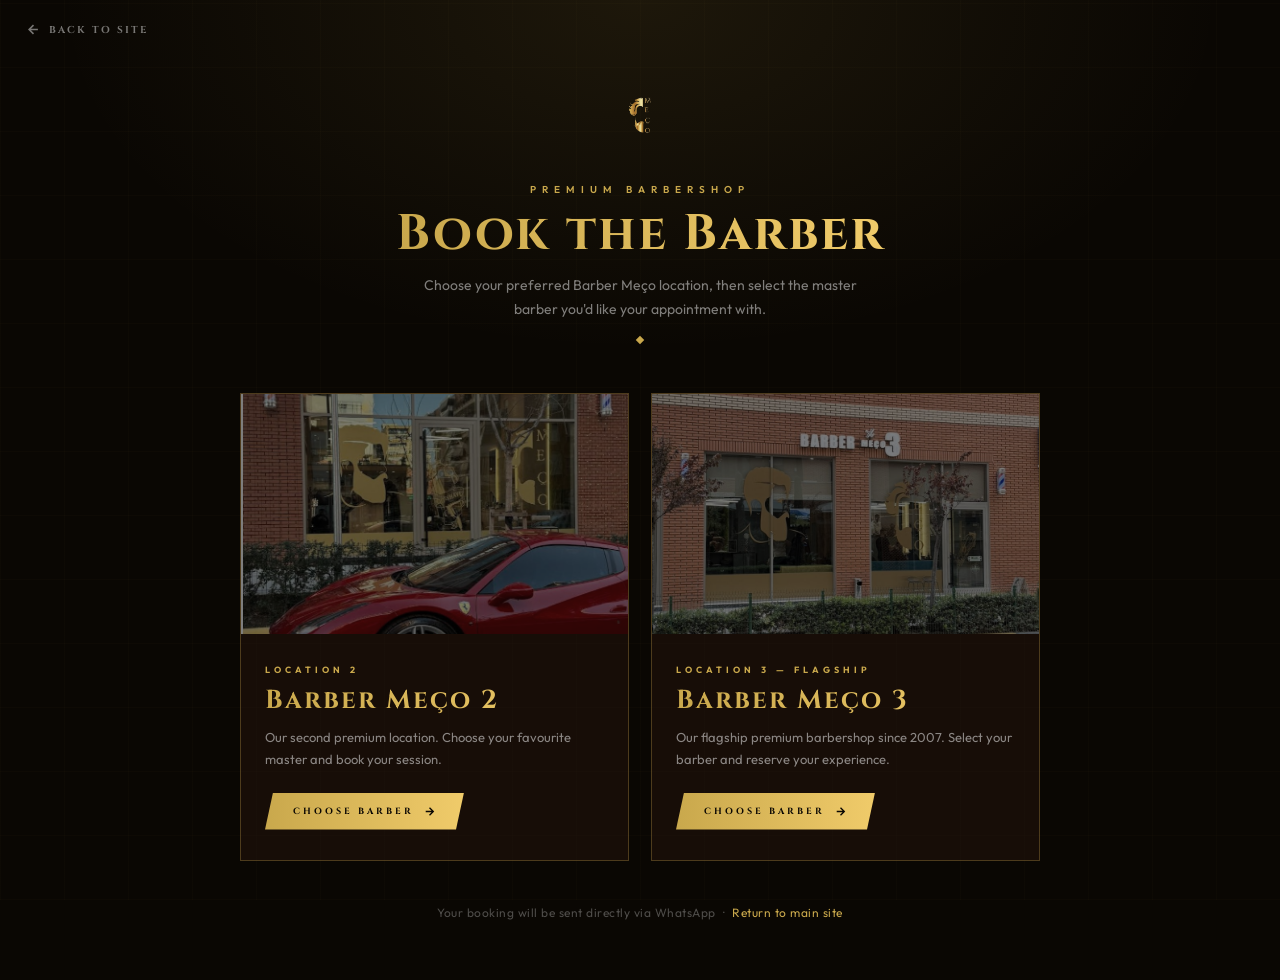
<file: book-barber.html>
<!DOCTYPE html>
<html lang="en">
<head>
<meta charset="UTF-8">
<meta name="viewport" content="width=device-width, initial-scale=1.0">
<title>Book the Barber — Barber Meço</title>
<link href="https://fonts.googleapis.com/css2?family=Cinzel:wght@400;600;700;900&family=Outfit:wght@300;400;500;600;700&display=swap" rel="stylesheet">
<style>
:root{
  --espresso:#1A0E06;--mid:#5C3D2E;--caramel:#8B5E3C;
  --gold:#C9A84C;--gold2:#F0CB6A;--gold3:#A07830;
  --g-gold2:linear-gradient(90deg,#C9A84C,#F0CB6A);
  --border-gold:rgba(201,168,76,.3);
}
*,*::before,*::after{box-sizing:border-box;margin:0;padding:0}
body{font-family:'Outfit',sans-serif;background:#0a0703;color:#fff;min-height:100vh;overflow-x:hidden}
a{text-decoration:none;color:inherit}

.page-bg{position:fixed;inset:0;z-index:0;
  background:radial-gradient(ellipse 70% 60% at 50% 0%,rgba(201,168,76,.1) 0%,transparent 65%),
             #0a0703;
}
.page-bg::before{content:'';position:absolute;inset:0;
  background-image:repeating-linear-gradient(0deg,rgba(201,168,76,.02) 0,rgba(201,168,76,.02) 1px,transparent 1px,transparent 64px),
                   repeating-linear-gradient(90deg,rgba(201,168,76,.02) 0,rgba(201,168,76,.02) 1px,transparent 1px,transparent 64px);
}

.page-wrap{position:relative;z-index:1;min-height:100vh;display:flex;flex-direction:column;align-items:center;justify-content:center;padding:80px 24px 60px;}

.back-link{position:fixed;top:22px;left:26px;z-index:10;display:flex;align-items:center;gap:8px;
  font-family:'Cinzel',serif;font-size:10px;font-weight:700;letter-spacing:2px;
  color:rgba(255,255,255,.45);text-transform:uppercase;transition:color .3s;}
.back-link:hover{color:var(--gold2);}
.back-link svg{transition:transform .3s;}
.back-link:hover svg{transform:translateX(-3px);}

.page-logo{width:80px;margin:0 auto 30px;mix-blend-mode:lighten;opacity:.95;display:block;}
.eyebrow{font-size:10px;font-weight:600;color:var(--gold);letter-spacing:6px;text-transform:uppercase;text-align:center;margin-bottom:10px;}
.page-title{font-family:'Cinzel',serif;font-size:clamp(26px,5vw,50px);font-weight:700;text-align:center;
  letter-spacing:2px;line-height:1.15;margin-bottom:10px;
  background:var(--g-gold2);-webkit-background-clip:text;-webkit-text-fill-color:transparent;background-clip:text;}
.page-sub{font-size:14px;color:rgba(255,255,255,.48);text-align:center;max-width:440px;line-height:1.7;margin-bottom:16px;}
.gd{display:flex;align-items:center;gap:12px;max-width:180px;margin:0 auto 50px;}
.gd-line{flex:1;height:1px;background:linear-gradient(90deg,transparent,var(--gold),transparent);}
.gd-dot{width:6px;height:6px;background:var(--gold);transform:rotate(45deg);flex-shrink:0;}

.choice-grid{display:grid;grid-template-columns:1fr 1fr;gap:22px;max-width:800px;width:100%;}

.choice-card{position:relative;overflow:hidden;border:1px solid var(--border-gold);
  background:rgba(44,24,16,.4);backdrop-filter:blur(12px);
  transition:all .4s cubic-bezier(.25,.46,.45,.94);}
.choice-card:hover{transform:translateY(-7px);border-color:rgba(201,168,76,.6);box-shadow:0 22px 64px rgba(0,0,0,.5),0 0 42px rgba(201,168,76,.1);}
.cc-corner{position:absolute;width:22px;height:22px;pointer-events:none;}
.cc-tl{top:0;left:0;border-top:2px solid var(--gold);border-left:2px solid var(--gold);}
.cc-tr{top:0;right:0;border-top:2px solid var(--gold);border-right:2px solid var(--gold);}
.cc-img{width:100%;height:240px;object-fit:cover;object-position:center;filter:brightness(.5) saturate(.65);transition:filter .45s;}
.choice-card:hover .cc-img{filter:brightness(.38) saturate(.55);}
.cc-body{padding:26px 24px 30px;}
.cc-tag{font-size:9px;font-weight:700;color:var(--gold);letter-spacing:4px;text-transform:uppercase;margin-bottom:8px;display:block;}
.cc-name{font-family:'Cinzel',serif;font-size:clamp(18px,2.5vw,26px);font-weight:700;letter-spacing:2px;margin-bottom:8px;
  background:var(--g-gold2);-webkit-background-clip:text;-webkit-text-fill-color:transparent;background-clip:text;}
.cc-desc{font-size:13px;color:rgba(255,255,255,.5);line-height:1.7;margin-bottom:22px;}
.cc-btn{display:inline-flex;align-items:center;gap:9px;
  font-family:'Cinzel',serif;font-size:9px;font-weight:700;letter-spacing:3px;
  color:#0a0703 !important;text-transform:uppercase;
  background:var(--g-gold2);padding:12px 28px;
  clip-path:polygon(8px 0%,100% 0%,calc(100% - 8px) 100%,0% 100%);
  transition:all .3s;-webkit-text-fill-color:#0a0703 !important;}
.cc-btn:hover{box-shadow:0 6px 22px rgba(201,168,76,.45);transform:translateY(-1px);}
.choice-card::after{content:'';position:absolute;inset:0;
  background:linear-gradient(to top,rgba(201,168,76,.06) 0%,transparent 55%);
  opacity:0;transition:opacity .4s;pointer-events:none;}
.choice-card:hover::after{opacity:1;}

.page-note{margin-top:44px;font-size:12px;color:rgba(255,255,255,.28);text-align:center;letter-spacing:.5px;}
.page-note a{color:var(--gold);transition:color .3s;}
.page-note a:hover{color:var(--gold2);}

@media(max-width:600px){.choice-grid{grid-template-columns:1fr;}.cc-img{height:190px;}}
</style>
</head>
<body>
<div class="page-bg"></div>

<a href="index.html" class="back-link">
  <svg width="15" height="15" viewBox="0 0 24 24" fill="none" stroke="currentColor" stroke-width="2.5"><path d="M19 12H5M12 5l-7 7 7 7"/></svg>
  Back to Site
</a>

<div class="page-wrap">
  <img src="images/1773662793739_image.png" alt="Barber Meço" class="page-logo">
  <p class="eyebrow">Premium Barbershop</p>
  <h1 class="page-title">Book the Barber</h1>
  <p class="page-sub">Choose your preferred Barber Meço location, then select the master barber you'd like your appointment with.</p>
  <div class="gd"><div class="gd-line"></div><div class="gd-dot"></div><div class="gd-line"></div></div>

  <div class="choice-grid">
    <div class="choice-card">
      <div class="cc-corner cc-tl"></div><div class="cc-corner cc-tr"></div>
      <img src="images/exterior_meco2.png" alt="Barber Meço 2" class="cc-img">
      <div class="cc-body">
        <span class="cc-tag">Location 2</span>
        <div class="cc-name">Barber Meço 2</div>
        <p class="cc-desc">Our second premium location. Choose your favourite master and book your session.</p>
        <a href="book-meco2.html" target="_blank" class="cc-btn">
          Choose Barber
          <svg width="13" height="13" viewBox="0 0 24 24" fill="none" stroke="currentColor" stroke-width="2.5"><path d="M5 12h14M12 5l7 7-7 7"/></svg>
        </a>
      </div>
    </div>

    <div class="choice-card">
      <div class="cc-corner cc-tl"></div><div class="cc-corner cc-tr"></div>
      <img src="images/exterior_new.png" alt="Barber Meço 3" class="cc-img">
      <div class="cc-body">
        <span class="cc-tag">Location 3 — Flagship</span>
        <div class="cc-name">Barber Meço 3</div>
        <p class="cc-desc">Our flagship premium barbershop since 2007. Select your barber and reserve your experience.</p>
        <a href="book-meco3.html" target="_blank" class="cc-btn">
          Choose Barber
          <svg width="13" height="13" viewBox="0 0 24 24" fill="none" stroke="currentColor" stroke-width="2.5"><path d="M5 12h14M12 5l7 7-7 7"/></svg>
        </a>
      </div>
    </div>
  </div>

  <p class="page-note">Your booking will be sent directly via WhatsApp &nbsp;·&nbsp; <a href="index.html">Return to main site</a></p>
</div>
</body>
</html>
</file>
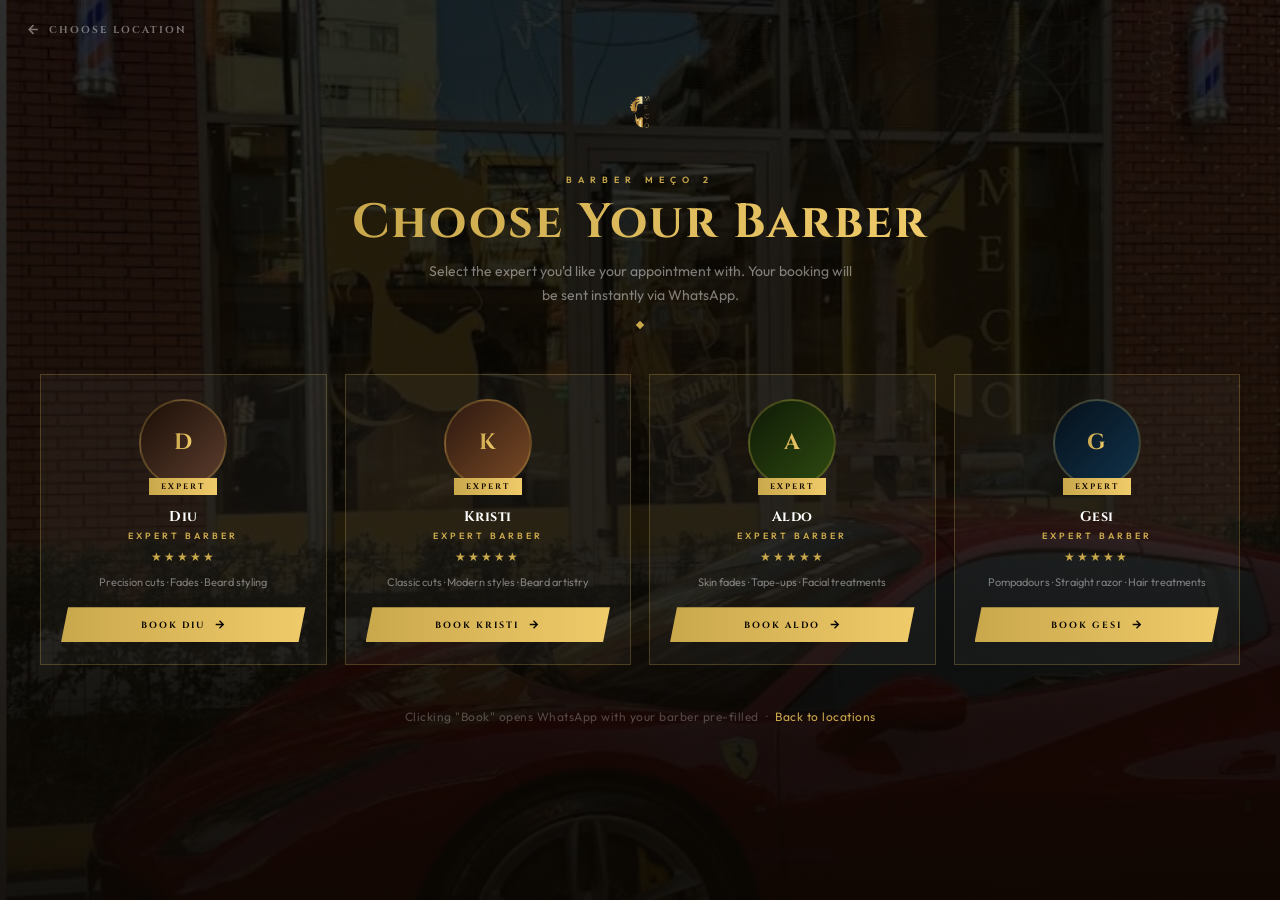
<file: book-meco2.html>
<!DOCTYPE html>
<html lang="en">
<head>
<meta charset="UTF-8">
<meta name="viewport" content="width=device-width, initial-scale=1.0">
<title>Book a Barber — Barber Meço 2</title>
<link href="https://fonts.googleapis.com/css2?family=Cinzel:wght@400;600;700;900&family=Outfit:wght@300;400;500;600;700&display=swap" rel="stylesheet">
<link rel="stylesheet" href="css/barbers.css">
</head>
<body>
<div class="page-bg" style="background-image:url('images/exterior_meco2.png');background-size:cover;background-position:center;">
  <div class="page-bg-overlay"></div>
</div>

<a href="book-barber.html" class="back-link">
  <svg width="15" height="15" viewBox="0 0 24 24" fill="none" stroke="currentColor" stroke-width="2.5"><path d="M19 12H5M12 5l-7 7 7 7"/></svg>
  Choose Location
</a>

<div class="page-wrap">
  <img src="images/1773662793739_image.png" alt="Barber Meço 2" class="page-logo">
  <p class="eyebrow">Barber Meço 2</p>
  <h1 class="page-title">Choose Your Barber</h1>
  <p class="page-sub">Select the expert you'd like your appointment with. Your booking will be sent instantly via WhatsApp.</p>
  <div class="gd"><div class="gd-line"></div><div class="gd-dot"></div><div class="gd-line"></div></div>

  <div class="barbers-grid barbers-4">

    <!-- DIU -->
    <div class="barber-card">
      <div class="bc-photo-wrap">
        <div class="bc-photo" style="background:linear-gradient(135deg,#1A0E06,#5C3D2E)">
          <span class="bc-initials">D</span>
        </div>
        <div class="bc-badge bc-badge-gold">Expert</div>
      </div>
      <div class="bc-body">
        <div class="bc-name">Diu</div>
        <div class="bc-role">Expert Barber</div>
        <div class="bc-stars">★★★★★</div>
        <p class="bc-spec">Precision cuts · Fades · Beard styling</p>
        <button class="bc-btn" onclick="bookBarber('Diu','Barber Meço 2','355692022797')">
          Book Diu
          <svg width="13" height="13" viewBox="0 0 24 24" fill="none" stroke="currentColor" stroke-width="2.5"><path d="M5 12h14M12 5l7 7-7 7"/></svg>
        </button>
      </div>
    </div>

    <!-- KRISTI -->
    <div class="barber-card">
      <div class="bc-photo-wrap">
        <div class="bc-photo" style="background:linear-gradient(135deg,#2C1810,#7A4A25)">
          <span class="bc-initials">K</span>
        </div>
        <div class="bc-badge bc-badge-gold">Expert</div>
      </div>
      <div class="bc-body">
        <div class="bc-name">Kristi</div>
        <div class="bc-role">Expert Barber</div>
        <div class="bc-stars">★★★★★</div>
        <p class="bc-spec">Classic cuts · Modern styles · Beard artistry</p>
        <button class="bc-btn" onclick="bookBarber('Kristi','Barber Meço 2','355692022797')">
          Book Kristi
          <svg width="13" height="13" viewBox="0 0 24 24" fill="none" stroke="currentColor" stroke-width="2.5"><path d="M5 12h14M12 5l7 7-7 7"/></svg>
        </button>
      </div>
    </div>

    <!-- ALDO -->
    <div class="barber-card">
      <div class="bc-photo-wrap">
        <div class="bc-photo" style="background:linear-gradient(135deg,#0E1A06,#2E4A10)">
          <span class="bc-initials">A</span>
        </div>
        <div class="bc-badge bc-badge-gold">Expert</div>
      </div>
      <div class="bc-body">
        <div class="bc-name">Aldo</div>
        <div class="bc-role">Expert Barber</div>
        <div class="bc-stars">★★★★★</div>
        <p class="bc-spec">Skin fades · Tape-ups · Facial treatments</p>
        <button class="bc-btn" onclick="bookBarber('Aldo','Barber Meço 2','355692022797')">
          Book Aldo
          <svg width="13" height="13" viewBox="0 0 24 24" fill="none" stroke="currentColor" stroke-width="2.5"><path d="M5 12h14M12 5l7 7-7 7"/></svg>
        </button>
      </div>
    </div>

    <!-- GESI -->
    <div class="barber-card">
      <div class="bc-photo-wrap">
        <div class="bc-photo" style="background:linear-gradient(135deg,#06101A,#10324A)">
          <span class="bc-initials">G</span>
        </div>
        <div class="bc-badge bc-badge-gold">Expert</div>
      </div>
      <div class="bc-body">
        <div class="bc-name">Gesi</div>
        <div class="bc-role">Expert Barber</div>
        <div class="bc-stars">★★★★★</div>
        <p class="bc-spec">Pompadours · Straight razor · Hair treatments</p>
        <button class="bc-btn" onclick="bookBarber('Gesi','Barber Meço 2','355692022797')">
          Book Gesi
          <svg width="13" height="13" viewBox="0 0 24 24" fill="none" stroke="currentColor" stroke-width="2.5"><path d="M5 12h14M12 5l7 7-7 7"/></svg>
        </button>
      </div>
    </div>

  </div>

  <p class="page-note">
    Clicking "Book" opens WhatsApp with your barber pre-filled &nbsp;·&nbsp;
    <a href="book-barber.html">Back to locations</a>
  </p>
</div>

<!-- BOOKING MODAL -->
<div class="modal-overlay" id="modal">
  <div class="modal-box">
    <button class="modal-close" onclick="closeModal()">✕</button>
    <img src="images/1773662793739_image.png" alt="Logo" class="modal-logo-img">
    <p class="modal-eyebrow">Barber Meço 2</p>
    <h2 class="modal-title" id="modalTitle">Book Appointment</h2>
    <p class="modal-sub">Fill in your details — we'll send the booking directly via WhatsApp.</p>
    <div class="modal-form">
      <div class="mf-row">
        <label>Your Name</label>
        <input type="text" id="mName" placeholder="Full name">
      </div>
      <div class="mf-row">
        <label>Phone Number</label>
        <input type="tel" id="mPhone" placeholder="+355 69 xxx xxxx">
      </div>
      <div class="mf-row">
        <label>Service</label>
        <select id="mService">
          <option value="">Select service…</option>
          <option>Haircut + Wash / Scrub — 1,200 Lek</option>
          <option>Haircut + Beard Trim — 1,500 Lek</option>
          <option>Haircut + Beard + Wax — 1,700 Lek</option>
          <option>Haircut + Beard Full Wax — 2,000 Lek</option>
          <option>Haircut + Beard Wax/Mask — 2,200 Lek</option>
          <option>Kids Haircut — 800 Lek</option>
          <option>Zero Haircut — 700 Lek</option>
          <option>Beard Shave — 700 Lek</option>
          <option>Machine Shave — 300 Lek</option>
          <option>Beard Styling / Trim — 600 Lek</option>
          <option>Beard Wax Styling — 800 Lek</option>
          <option>Face Mask — 500 Lek</option>
          <option>Face Scrub — 500 Lek</option>
          <option>Beard Oil Treatment — 500 Lek</option>
          <option>Hair Oil Treatment — 800 Lek</option>
          <option>Hair Wash + Styling — 300 Lek</option>
        </select>
      </div>
      <div class="mf-row2">
        <div class="mf-row">
          <label>Date</label>
          <input type="date" id="mDate">
        </div>
        <div class="mf-row">
          <label>Time</label>
          <select id="mTime">
            <option value="">Select…</option>
            <option>09:00</option><option>09:30</option><option>10:00</option><option>10:30</option>
            <option>11:00</option><option>11:30</option><option>12:00</option><option>12:30</option>
            <option>13:00</option><option>13:30</option><option>14:00</option><option>14:30</option>
            <option>15:00</option><option>15:30</option><option>16:00</option><option>16:30</option>
            <option>17:00</option><option>17:30</option><option>18:00</option>
          </select>
        </div>
      </div>
      <div class="mf-row">
        <label>Message (Optional)</label>
        <textarea id="mMsg" placeholder="Any special requests…" rows="2"></textarea>
      </div>
      <button class="modal-send" onclick="sendWA()">
        <svg viewBox="0 0 24 24" width="18" height="18" fill="white"><path d="M17.472 14.382c-.297-.149-1.758-.867-2.03-.967-.273-.099-.471-.148-.67.15-.197.297-.767.966-.94 1.164-.173.199-.347.223-.644.075-.297-.15-1.255-.463-2.39-1.475-.883-.788-1.48-1.761-1.653-2.059-.173-.297-.018-.458.13-.606.134-.133.298-.347.446-.52.149-.174.198-.298.298-.497.099-.198.05-.371-.025-.52-.075-.149-.669-1.612-.916-2.207-.242-.579-.487-.5-.669-.51-.173-.008-.371-.01-.57-.01-.198 0-.52.074-.792.372-.272.297-1.04 1.016-1.04 2.479 0 1.462 1.065 2.875 1.213 3.074.149.198 2.096 3.2 5.077 4.487.709.306 1.262.489 1.694.625.712.227 1.36.195 1.871.118.571-.085 1.758-.719 2.006-1.413.248-.694.248-1.289.173-1.413-.074-.124-.272-.198-.57-.347m-5.421 7.403h-.004a9.87 9.87 0 01-5.031-1.378l-.361-.214-3.741.982.998-3.648-.235-.374a9.86 9.86 0 01-1.51-5.26c.001-5.45 4.436-9.884 9.888-9.884 2.64 0 5.122 1.03 6.988 2.898a9.825 9.825 0 012.893 6.994c-.003 5.45-4.437 9.884-9.885 9.884m8.413-18.297A11.815 11.815 0 0012.05 0C5.495 0 .16 5.335.157 11.892c0 2.096.547 4.142 1.588 5.945L.057 24l6.305-1.654a11.882 11.882 0 005.683 1.448h.005c6.554 0 11.89-5.335 11.893-11.893a11.821 11.821 0 00-3.48-8.413z"/></svg>
        Send Booking via WhatsApp
      </button>
    </div>
  </div>
</div>

<script>
let selBarber = '', selLoc = '', selWA = '';

function bookBarber(name, loc, wa) {
  selBarber = name; selLoc = loc; selWA = wa;
  document.getElementById('modalTitle').textContent = 'Book ' + name;
  document.getElementById('mDate').min = new Date().toISOString().split('T')[0];
  document.getElementById('modal').classList.add('open');
  document.body.style.overflow = 'hidden';
}
function closeModal() {
  document.getElementById('modal').classList.remove('open');
  document.body.style.overflow = '';
}
function sendWA() {
  const name    = document.getElementById('mName').value.trim();
  const phone   = document.getElementById('mPhone').value.trim();
  const service = document.getElementById('mService').value;
  const date    = document.getElementById('mDate').value;
  const time    = document.getElementById('mTime').value;
  const msg_    = document.getElementById('mMsg').value.trim();
  const btn     = document.querySelector('.modal-send');

  if (!name || !phone || !service || !date || !time) {
    btn.style.background = 'linear-gradient(135deg,#e05555,#c03030)';
    setTimeout(() => { btn.style.background = ''; }, 1400);
    return;
  }

  const text =
`Hello Barber Meco 2!

--- APPOINTMENT REQUEST ---
Name:     ${name}
Phone:    ${phone}
Service:  ${service}
Barber:   ${selBarber}
Date:     ${date}
Time:     ${time}${msg_ ? '\nNote:     ' + msg_ : ''}
--------------------------
Please confirm. Thank you!`;

  window.open('https://wa.me/' + selWA + '?text=' + encodeURIComponent(text), '_blank');
  closeModal();
}
document.getElementById('modal').addEventListener('click', function(e) {
  if (e.target === this) closeModal();
});
</script>
</body>
</html>
</file>
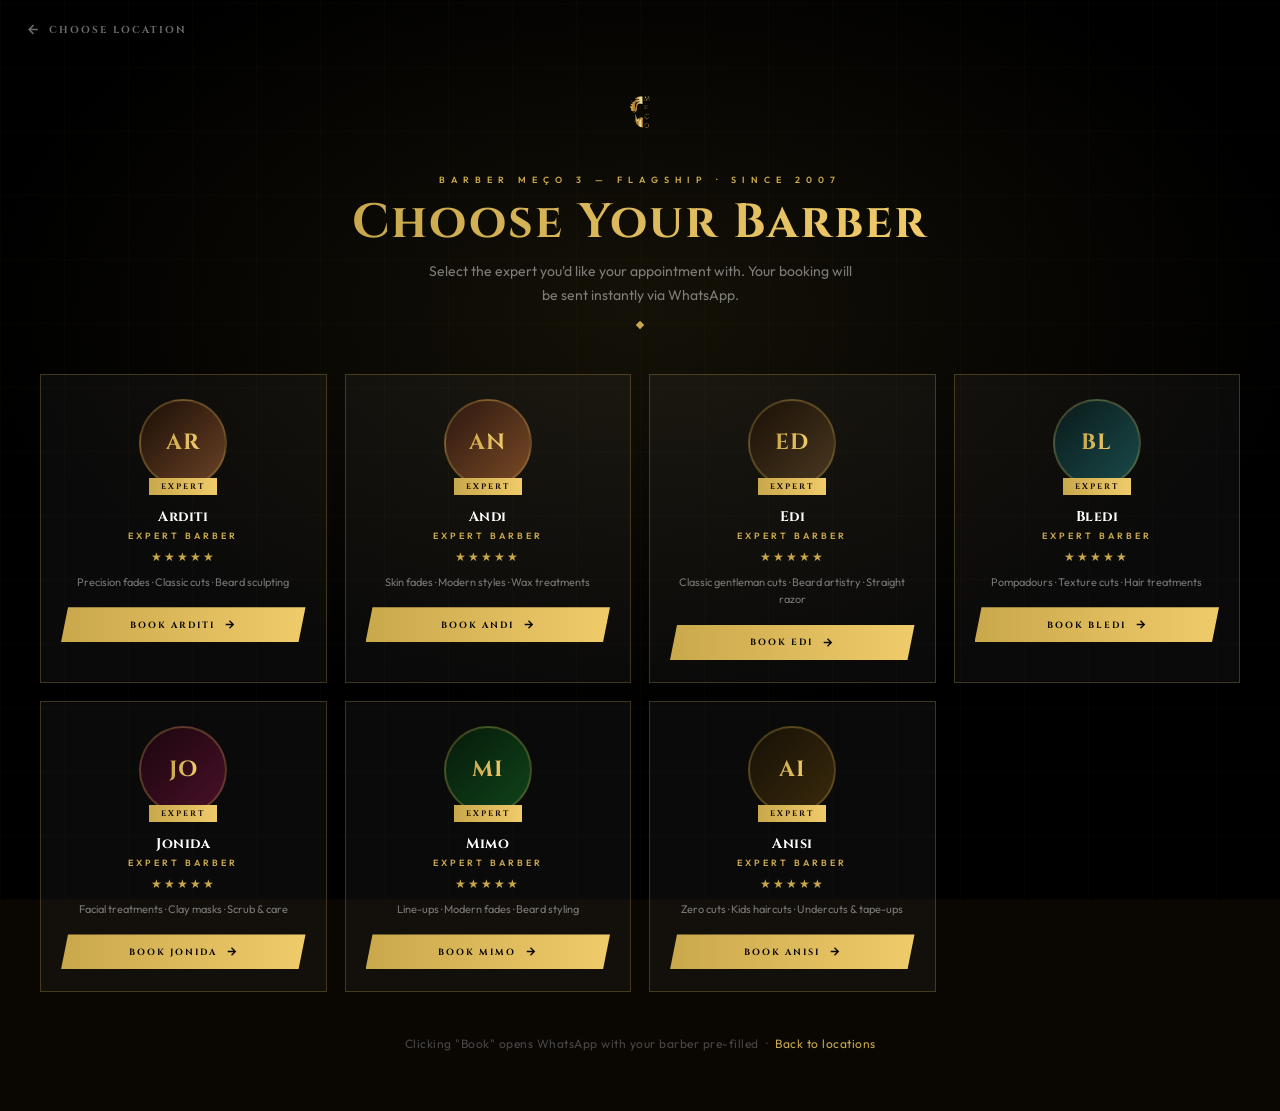
<file: book-meco3.html>
<!DOCTYPE html>
<html lang="en">
<head>
<meta charset="UTF-8">
<meta name="viewport" content="width=device-width, initial-scale=1.0">
<title>Book a Barber — Barber Meço 3</title>
<link href="https://fonts.googleapis.com/css2?family=Cinzel:wght@400;600;700;900&family=Outfit:wght@300;400;500;600;700&display=swap" rel="stylesheet">
<link rel="stylesheet" href="css/barbers.css">
</head>
<body>
<div class="page-bg page-bg-dark">
  <div class="page-bg-glow"></div>
</div>

<a href="book-barber.html" class="back-link">
  <svg width="15" height="15" viewBox="0 0 24 24" fill="none" stroke="currentColor" stroke-width="2.5"><path d="M19 12H5M12 5l-7 7 7 7"/></svg>
  Choose Location
</a>

<div class="page-wrap">
  <img src="images/1773662793739_image.png" alt="Barber Meço 3" class="page-logo">
  <p class="eyebrow">Barber Meço 3 — Flagship · Since 2007</p>
  <h1 class="page-title">Choose Your Barber</h1>
  <p class="page-sub">Select the expert you'd like your appointment with. Your booking will be sent instantly via WhatsApp.</p>
  <div class="gd"><div class="gd-line"></div><div class="gd-dot"></div><div class="gd-line"></div></div>

  <div class="barbers-grid">

    <!-- ARDITI -->
    <div class="barber-card">
      <div class="bc-photo-wrap">
        <div class="bc-photo" style="background:linear-gradient(135deg,#1A0E06,#6B4226)">
          <span class="bc-initials">AR</span>
        </div>
        <div class="bc-badge bc-badge-gold">Expert</div>
      </div>
      <div class="bc-body">
        <div class="bc-name">Arditi</div>
        <div class="bc-role">Expert Barber</div>
        <div class="bc-stars">★★★★★</div>
        <p class="bc-spec">Precision fades · Classic cuts · Beard sculpting</p>
        <button class="bc-btn" onclick="bookBarber('Arditi','Barber Meço 3','355692080017')">
          Book Arditi
          <svg width="13" height="13" viewBox="0 0 24 24" fill="none" stroke="currentColor" stroke-width="2.5"><path d="M5 12h14M12 5l7 7-7 7"/></svg>
        </button>
      </div>
    </div>

    <!-- ANDI -->
    <div class="barber-card">
      <div class="bc-photo-wrap">
        <div class="bc-photo" style="background:linear-gradient(135deg,#2C1810,#7A4A25)">
          <span class="bc-initials">AN</span>
        </div>
        <div class="bc-badge bc-badge-gold">Expert</div>
      </div>
      <div class="bc-body">
        <div class="bc-name">Andi</div>
        <div class="bc-role">Expert Barber</div>
        <div class="bc-stars">★★★★★</div>
        <p class="bc-spec">Skin fades · Modern styles · Wax treatments</p>
        <button class="bc-btn" onclick="bookBarber('Andi','Barber Meço 3','355692080017')">
          Book Andi
          <svg width="13" height="13" viewBox="0 0 24 24" fill="none" stroke="currentColor" stroke-width="2.5"><path d="M5 12h14M12 5l7 7-7 7"/></svg>
        </button>
      </div>
    </div>

    <!-- EDI -->
    <div class="barber-card">
      <div class="bc-photo-wrap">
        <div class="bc-photo" style="background:linear-gradient(135deg,#1A1006,#4A3820)">
          <span class="bc-initials">ED</span>
        </div>
        <div class="bc-badge bc-badge-gold">Expert</div>
      </div>
      <div class="bc-body">
        <div class="bc-name">Edi</div>
        <div class="bc-role">Expert Barber</div>
        <div class="bc-stars">★★★★★</div>
        <p class="bc-spec">Classic gentleman cuts · Beard artistry · Straight razor</p>
        <button class="bc-btn" onclick="bookBarber('Edi','Barber Meço 3','355692080017')">
          Book Edi
          <svg width="13" height="13" viewBox="0 0 24 24" fill="none" stroke="currentColor" stroke-width="2.5"><path d="M5 12h14M12 5l7 7-7 7"/></svg>
        </button>
      </div>
    </div>

    <!-- BLEDI -->
    <div class="barber-card">
      <div class="bc-photo-wrap">
        <div class="bc-photo" style="background:linear-gradient(135deg,#0A1A1A,#1A4A4A)">
          <span class="bc-initials">BL</span>
        </div>
        <div class="bc-badge bc-badge-gold">Expert</div>
      </div>
      <div class="bc-body">
        <div class="bc-name">Bledi</div>
        <div class="bc-role">Expert Barber</div>
        <div class="bc-stars">★★★★★</div>
        <p class="bc-spec">Pompadours · Texture cuts · Hair treatments</p>
        <button class="bc-btn" onclick="bookBarber('Bledi','Barber Meço 3','355692080017')">
          Book Bledi
          <svg width="13" height="13" viewBox="0 0 24 24" fill="none" stroke="currentColor" stroke-width="2.5"><path d="M5 12h14M12 5l7 7-7 7"/></svg>
        </button>
      </div>
    </div>

    <!-- JONIDA -->
    <div class="barber-card">
      <div class="bc-photo-wrap">
        <div class="bc-photo" style="background:linear-gradient(135deg,#1A060E,#4A1028)">
          <span class="bc-initials">JO</span>
        </div>
        <div class="bc-badge bc-badge-gold">Expert</div>
      </div>
      <div class="bc-body">
        <div class="bc-name">Jonida</div>
        <div class="bc-role">Expert Barber</div>
        <div class="bc-stars">★★★★★</div>
        <p class="bc-spec">Facial treatments · Clay masks · Scrub & care</p>
        <button class="bc-btn" onclick="bookBarber('Jonida','Barber Meço 3','355692080017')">
          Book Jonida
          <svg width="13" height="13" viewBox="0 0 24 24" fill="none" stroke="currentColor" stroke-width="2.5"><path d="M5 12h14M12 5l7 7-7 7"/></svg>
        </button>
      </div>
    </div>

    <!-- MIMO -->
    <div class="barber-card">
      <div class="bc-photo-wrap">
        <div class="bc-photo" style="background:linear-gradient(135deg,#061A0A,#10441A)">
          <span class="bc-initials">MI</span>
        </div>
        <div class="bc-badge bc-badge-gold">Expert</div>
      </div>
      <div class="bc-body">
        <div class="bc-name">Mimo</div>
        <div class="bc-role">Expert Barber</div>
        <div class="bc-stars">★★★★★</div>
        <p class="bc-spec">Line-ups · Modern fades · Beard styling</p>
        <button class="bc-btn" onclick="bookBarber('Mimo','Barber Meço 3','355692080017')">
          Book Mimo
          <svg width="13" height="13" viewBox="0 0 24 24" fill="none" stroke="currentColor" stroke-width="2.5"><path d="M5 12h14M12 5l7 7-7 7"/></svg>
        </button>
      </div>
    </div>

    <!-- ANISI -->
    <div class="barber-card">
      <div class="bc-photo-wrap">
        <div class="bc-photo" style="background:linear-gradient(135deg,#161006,#3A2A0C)">
          <span class="bc-initials">AI</span>
        </div>
        <div class="bc-badge bc-badge-gold">Expert</div>
      </div>
      <div class="bc-body">
        <div class="bc-name">Anisi</div>
        <div class="bc-role">Expert Barber</div>
        <div class="bc-stars">★★★★★</div>
        <p class="bc-spec">Zero cuts · Kids haircuts · Undercuts & tape-ups</p>
        <button class="bc-btn" onclick="bookBarber('Anisi','Barber Meço 3','355692080017')">
          Book Anisi
          <svg width="13" height="13" viewBox="0 0 24 24" fill="none" stroke="currentColor" stroke-width="2.5"><path d="M5 12h14M12 5l7 7-7 7"/></svg>
        </button>
      </div>
    </div>

  </div>

  <p class="page-note">
    Clicking "Book" opens WhatsApp with your barber pre-filled &nbsp;·&nbsp;
    <a href="book-barber.html">Back to locations</a>
  </p>
</div>

<!-- BOOKING MODAL -->
<div class="modal-overlay" id="modal">
  <div class="modal-box">
    <button class="modal-close" onclick="closeModal()">✕</button>
    <img src="images/1773662793739_image.png" alt="Logo" class="modal-logo-img">
    <p class="modal-eyebrow">Barber Meço 3 — Since 2007</p>
    <h2 class="modal-title" id="modalTitle">Book Appointment</h2>
    <p class="modal-sub">Fill in your details — we'll send the booking directly via WhatsApp.</p>
    <div class="modal-form">
      <div class="mf-row">
        <label>Your Name</label>
        <input type="text" id="mName" placeholder="Full name">
      </div>
      <div class="mf-row">
        <label>Phone Number</label>
        <input type="tel" id="mPhone" placeholder="+355 69 xxx xxxx">
      </div>
      <div class="mf-row">
        <label>Service</label>
        <select id="mService">
          <option value="">Select service…</option>
          <option>Haircut + Wash / Scrub — 1,200 Lek</option>
          <option>Haircut + Beard Trim — 1,500 Lek</option>
          <option>Haircut + Beard + Wax — 1,700 Lek</option>
          <option>Haircut + Beard Full Wax — 2,000 Lek</option>
          <option>Haircut + Beard Wax/Mask — 2,200 Lek</option>
          <option>Kids Haircut — 800 Lek</option>
          <option>Zero Haircut — 700 Lek</option>
          <option>Beard Shave — 700 Lek</option>
          <option>Machine Shave — 300 Lek</option>
          <option>Beard Styling / Trim — 600 Lek</option>
          <option>Beard Wax Styling — 800 Lek</option>
          <option>Face Mask — 500 Lek</option>
          <option>Face Scrub — 500 Lek</option>
          <option>Beard Oil Treatment — 500 Lek</option>
          <option>Hair Oil Treatment — 800 Lek</option>
          <option>Hair Wash + Styling — 300 Lek</option>
        </select>
      </div>
      <div class="mf-row2">
        <div class="mf-row">
          <label>Date</label>
          <input type="date" id="mDate">
        </div>
        <div class="mf-row">
          <label>Time</label>
          <select id="mTime">
            <option value="">Select…</option>
            <option>09:00</option><option>09:30</option><option>10:00</option><option>10:30</option>
            <option>11:00</option><option>11:30</option><option>12:00</option><option>12:30</option>
            <option>13:00</option><option>13:30</option><option>14:00</option><option>14:30</option>
            <option>15:00</option><option>15:30</option><option>16:00</option><option>16:30</option>
            <option>17:00</option><option>17:30</option><option>18:00</option>
          </select>
        </div>
      </div>
      <div class="mf-row">
        <label>Message (Optional)</label>
        <textarea id="mMsg" placeholder="Any special requests…" rows="2"></textarea>
      </div>
      <button class="modal-send" onclick="sendWA()">
        <svg viewBox="0 0 24 24" width="18" height="18" fill="white"><path d="M17.472 14.382c-.297-.149-1.758-.867-2.03-.967-.273-.099-.471-.148-.67.15-.197.297-.767.966-.94 1.164-.173.199-.347.223-.644.075-.297-.15-1.255-.463-2.39-1.475-.883-.788-1.48-1.761-1.653-2.059-.173-.297-.018-.458.13-.606.134-.133.298-.347.446-.52.149-.174.198-.298.298-.497.099-.198.05-.371-.025-.52-.075-.149-.669-1.612-.916-2.207-.242-.579-.487-.5-.669-.51-.173-.008-.371-.01-.57-.01-.198 0-.52.074-.792.372-.272.297-1.04 1.016-1.04 2.479 0 1.462 1.065 2.875 1.213 3.074.149.198 2.096 3.2 5.077 4.487.709.306 1.262.489 1.694.625.712.227 1.36.195 1.871.118.571-.085 1.758-.719 2.006-1.413.248-.694.248-1.289.173-1.413-.074-.124-.272-.198-.57-.347m-5.421 7.403h-.004a9.87 9.87 0 01-5.031-1.378l-.361-.214-3.741.982.998-3.648-.235-.374a9.86 9.86 0 01-1.51-5.26c.001-5.45 4.436-9.884 9.888-9.884 2.64 0 5.122 1.03 6.988 2.898a9.825 9.825 0 012.893 6.994c-.003 5.45-4.437 9.884-9.885 9.884m8.413-18.297A11.815 11.815 0 0012.05 0C5.495 0 .16 5.335.157 11.892c0 2.096.547 4.142 1.588 5.945L.057 24l6.305-1.654a11.882 11.882 0 005.683 1.448h.005c6.554 0 11.89-5.335 11.893-11.893a11.821 11.821 0 00-3.48-8.413z"/></svg>
        Send Booking via WhatsApp
      </button>
    </div>
  </div>
</div>

<script>
let selBarber = '', selLoc = '', selWA = '';

function bookBarber(name, loc, wa) {
  selBarber = name; selLoc = loc; selWA = wa;
  document.getElementById('modalTitle').textContent = 'Book ' + name;
  document.getElementById('mDate').min = new Date().toISOString().split('T')[0];
  document.getElementById('modal').classList.add('open');
  document.body.style.overflow = 'hidden';
}
function closeModal() {
  document.getElementById('modal').classList.remove('open');
  document.body.style.overflow = '';
}
function sendWA() {
  const name    = document.getElementById('mName').value.trim();
  const phone   = document.getElementById('mPhone').value.trim();
  const service = document.getElementById('mService').value;
  const date    = document.getElementById('mDate').value;
  const time    = document.getElementById('mTime').value;
  const msg_    = document.getElementById('mMsg').value.trim();
  const btn     = document.querySelector('.modal-send');

  if (!name || !phone || !service || !date || !time) {
    btn.style.background = 'linear-gradient(135deg,#e05555,#c03030)';
    setTimeout(() => { btn.style.background = ''; }, 1400);
    return;
  }

  const text =
`Hello Barber Meco 3!

--- APPOINTMENT REQUEST ---
Name:     ${name}
Phone:    ${phone}
Service:  ${service}
Barber:   ${selBarber}
Date:     ${date}
Time:     ${time}${msg_ ? '\nNote:     ' + msg_ : ''}
--------------------------
Please confirm. Thank you!`;

  window.open('https://wa.me/' + selWA + '?text=' + encodeURIComponent(text), '_blank');
  closeModal();
}
document.getElementById('modal').addEventListener('click', function(e) {
  if (e.target === this) closeModal();
});
</script>
</body>
</html>
</file>
<file: css/barbers.css>
/* =====================================================
   BARBER BOOKING PAGES — Shared Styles
   ===================================================== */
:root{
  --espresso:#1A0E06;--mid:#5C3D2E;--caramel:#8B5E3C;--tan:#C4A882;
  --gold:#C9A84C;--gold2:#F0CB6A;--gold3:#A07830;
  --g-gold:linear-gradient(135deg,#C9A84C,#F0CB6A,#C9A84C);
  --g-gold2:linear-gradient(90deg,#C9A84C,#F0CB6A);
  --border-gold:rgba(201,168,76,.28);
  --cream:#FAF6EF;--white:#FFFFFF;
}
*,*::before,*::after{box-sizing:border-box;margin:0;padding:0}
html{scroll-behavior:smooth}
body{font-family:'Outfit',sans-serif;background:#0a0703;color:#fff;min-height:100vh;overflow-x:hidden}
a{text-decoration:none;color:inherit}

/* ── BG ── */
.page-bg{
  position:fixed;inset:0;z-index:0;
  background:radial-gradient(ellipse 75% 55% at 50% 0%,rgba(201,168,76,.09) 0%,transparent 65%),#0a0703;
}
.page-bg::before{
  content:'';position:absolute;inset:0;
  background-image:
    repeating-linear-gradient(0deg,rgba(201,168,76,.022) 0,rgba(201,168,76,.022) 1px,transparent 1px,transparent 64px),
    repeating-linear-gradient(90deg,rgba(201,168,76,.022) 0,rgba(201,168,76,.022) 1px,transparent 1px,transparent 64px);
}

/* ── BACK LINK ── */
.back-link{
  position:fixed;top:22px;left:26px;z-index:10;
  display:flex;align-items:center;gap:8px;
  font-family:'Cinzel',serif;font-size:10px;font-weight:700;letter-spacing:2px;
  color:rgba(255,255,255,.42);text-transform:uppercase;transition:color .3s;
}
.back-link:hover{color:var(--gold2);}
.back-link svg{transition:transform .3s;}
.back-link:hover svg{transform:translateX(-3px);}

/* ── PAGE WRAP ── */
.page-wrap{
  position:relative;z-index:1;min-height:100vh;
  display:flex;flex-direction:column;align-items:center;
  padding:80px 24px 60px;
}
.page-logo{width:72px;margin:0 auto 28px;mix-blend-mode:lighten;display:block;opacity:.95;}
.eyebrow{font-size:9px;font-weight:600;color:var(--gold);letter-spacing:6px;text-transform:uppercase;text-align:center;margin-bottom:10px;}
.page-title{
  font-family:'Cinzel',serif;font-size:clamp(24px,5vw,48px);font-weight:700;
  text-align:center;letter-spacing:2px;line-height:1.15;margin-bottom:10px;
  background:var(--g-gold2);-webkit-background-clip:text;-webkit-text-fill-color:transparent;background-clip:text;
}
.page-sub{font-size:14px;color:rgba(255,255,255,.46);text-align:center;max-width:440px;line-height:1.7;margin-bottom:14px;}
.gd{display:flex;align-items:center;gap:12px;max-width:180px;margin:0 auto 46px;}
.gd-line{flex:1;height:1px;background:linear-gradient(90deg,transparent,var(--gold),transparent);}
.gd-dot{width:6px;height:6px;background:var(--gold);transform:rotate(45deg);flex-shrink:0;}

/* ── BARBERS GRID ── */
.barbers-grid{
  display:grid;
  grid-template-columns:repeat(4,1fr);
  gap:18px;max-width:1200px;width:100%;
}

/* ── BARBER CARD (Business Card Style) ── */
.barber-card{
  background:rgba(250,246,239,.04);
  border:1px solid var(--border-gold);
  backdrop-filter:blur(10px);
  position:relative;overflow:hidden;
  transition:all .38s cubic-bezier(.25,.46,.45,.94);
}
.barber-card:hover{
  transform:translateY(-7px);
  border-color:rgba(201,168,76,.6);
  box-shadow:0 20px 56px rgba(0,0,0,.5),0 0 36px rgba(201,168,76,.1);
  background:rgba(250,246,239,.07);
}
/* Featured card (head barber) */
.barber-card.featured{
  border-color:rgba(201,168,76,.5);
  background:rgba(201,168,76,.06);
}
.barber-card.featured:hover{
  border-color:var(--gold2);
  box-shadow:0 22px 60px rgba(0,0,0,.5),0 0 50px rgba(201,168,76,.18);
}

/* Gold top stripe */
.barber-card::before{
  content:'';position:absolute;top:0;left:0;right:0;height:3px;
  background:var(--g-gold2);transform:scaleX(0);transform-origin:left;transition:transform .35s;
}
.barber-card:hover::before{transform:scaleX(1);}
.barber-card.featured::before{transform:scaleX(1);}

/* ── PHOTO WRAP ── */
.bc-photo-wrap{position:relative;padding:24px 24px 0;}
.bc-photo{
  width:88px;height:88px;border-radius:50%;
  display:flex;align-items:center;justify-content:center;
  border:2px solid var(--border-gold);
  margin:0 auto;
  position:relative;overflow:hidden;
  transition:border-color .35s;
}
.barber-card:hover .bc-photo{border-color:rgba(201,168,76,.55);}
.barber-card.featured .bc-photo{border-color:rgba(201,168,76,.55);width:96px;height:96px;}
.bc-photo img{width:100%;height:100%;object-fit:cover;object-position:top;filter:brightness(.88) saturate(.9);}
.bc-initials{
  font-family:'Cinzel',serif;font-size:22px;font-weight:700;
  background:var(--g-gold2);-webkit-background-clip:text;-webkit-text-fill-color:transparent;background-clip:text;
  letter-spacing:1px;
}
.barber-card.featured .bc-initials{font-size:26px;}
.bc-badge{
  position:absolute;bottom:-8px;left:50%;transform:translateX(-50%);
  font-family:'Cinzel',serif;font-size:8px;font-weight:700;letter-spacing:2px;
  color:rgba(255,255,255,.7);background:rgba(26,14,6,.9);border:1px solid var(--border-gold);
  padding:3px 12px;white-space:nowrap;text-transform:uppercase;
}
.bc-badge-gold{
  color:var(--espresso) !important;background:var(--g-gold2) !important;border:none !important;
}

/* ── CARD BODY ── */
.bc-body{padding:20px 20px 22px;}
.bc-name{
  font-family:'Cinzel',serif;font-size:14px;font-weight:700;
  color:var(--white);letter-spacing:.5px;margin-bottom:4px;text-align:center;
}
.barber-card.featured .bc-name{font-size:15px;}
.bc-role{font-size:9px;font-weight:600;color:var(--gold);letter-spacing:3px;text-transform:uppercase;text-align:center;margin-bottom:8px;}
.bc-stars{color:var(--gold);font-size:12px;letter-spacing:2px;text-align:center;margin-bottom:10px;}
.bc-spec{font-size:11px;color:rgba(255,255,255,.44);line-height:1.6;text-align:center;margin-bottom:16px;}
.bc-btn{
  display:flex;align-items:center;justify-content:center;gap:8px;width:100%;
  font-family:'Cinzel',serif;font-size:9px;font-weight:700;letter-spacing:2px;
  color:#0a0703 !important;text-transform:uppercase;
  background:var(--g-gold2);padding:11px 16px;
  clip-path:polygon(7px 0%,100% 0%,calc(100% - 7px) 100%,0% 100%);
  border:none;cursor:pointer;transition:all .3s;
  -webkit-text-fill-color:#0a0703 !important;
}
.bc-btn:hover{box-shadow:0 5px 20px rgba(201,168,76,.45);transform:translateY(-1px);}

/* ── PAGE NOTE ── */
.page-note{margin-top:44px;font-size:12px;color:rgba(255,255,255,.26);text-align:center;letter-spacing:.5px;}
.page-note a{color:var(--gold);transition:color .3s;}
.page-note a:hover{color:var(--gold2);}

/* ── MODAL ── */
.modal-overlay{
  display:none;position:fixed;inset:0;z-index:9000;
  background:rgba(10,7,3,.88);backdrop-filter:blur(14px);
  align-items:center;justify-content:center;padding:24px;
}
.modal-overlay.open{display:flex;}
.modal-box{
  background:var(--cream);color:var(--espresso);
  border:1px solid var(--border-gold);
  padding:44px 40px;max-width:480px;width:100%;
  position:relative;max-height:90vh;overflow-y:auto;
  box-shadow:0 30px 80px rgba(0,0,0,.6);
  animation:modalIn .35s cubic-bezier(.25,.46,.45,.94);
}
@keyframes modalIn{from{opacity:0;transform:scale(.92) translateY(16px)}to{opacity:1;transform:scale(1) translateY(0)}}
.modal-close{
  position:absolute;top:14px;right:16px;
  font-size:20px;color:var(--mid);background:none;border:none;cursor:pointer;
  transition:color .3s,transform .3s;
}
.modal-close:hover{color:var(--espresso);transform:rotate(90deg);}
.modal-logo{text-align:center;margin-bottom:16px;}
.modal-eyebrow{font-size:9px;font-weight:600;color:var(--caramel);letter-spacing:5px;text-transform:uppercase;text-align:center;margin-bottom:8px;}
.modal-title{font-family:'Cinzel',serif;font-size:clamp(18px,3vw,24px);font-weight:700;color:var(--espresso);text-align:center;letter-spacing:1px;margin-bottom:8px;}
.modal-sub{font-size:13px;color:var(--mid);text-align:center;line-height:1.6;margin-bottom:26px;}
.mf-row{display:flex;flex-direction:column;gap:6px;margin-bottom:14px;}
.mf-row2{display:grid;grid-template-columns:1fr 1fr;gap:14px;margin-bottom:0;}
.mf-row label{font-size:9px;font-weight:700;color:var(--caramel);letter-spacing:3px;text-transform:uppercase;}
.mf-row input,.mf-row select,.mf-row textarea{
  background:rgba(26,14,6,.04);border:1.5px solid rgba(26,14,6,.12);
  color:var(--espresso);font-family:'Outfit',sans-serif;font-size:14px;font-weight:400;
  padding:11px 13px;outline:none;-webkit-appearance:none;appearance:none;
  transition:border-color .3s,background .3s;
}
.mf-row input:focus,.mf-row select:focus,.mf-row textarea:focus{
  border-color:var(--gold);background:rgba(201,168,76,.04);
}
.mf-row select option{background:var(--cream);}
.modal-send{
  display:flex;align-items:center;justify-content:center;gap:10px;
  width:100%;margin-top:20px;
  font-family:'Cinzel',serif;font-size:10px;font-weight:700;letter-spacing:3px;
  color:#fff !important;text-transform:uppercase;
  background:linear-gradient(135deg,#25D366,#1aab55);
  padding:14px 24px;border:none;cursor:pointer;
  clip-path:polygon(8px 0%,100% 0%,calc(100% - 8px) 100%,0% 100%);
  transition:all .3s;-webkit-text-fill-color:#fff !important;
}
.modal-send:hover{box-shadow:0 6px 22px rgba(37,211,102,.4);transform:translateY(-2px);}

/* ── RESPONSIVE ── */
@media(max-width:1100px){.barbers-grid{grid-template-columns:repeat(3,1fr);}}
@media(max-width:800px){.barbers-grid{grid-template-columns:repeat(2,1fr);}}
@media(max-width:500px){
  .barbers-grid{grid-template-columns:1fr 1fr;gap:12px;}
  .modal-box{padding:32px 22px;}
  .mf-row2{grid-template-columns:1fr;}
}
@media(max-width:380px){.barbers-grid{grid-template-columns:1fr;}}

/* ── PHOTO BG WITH OVERLAY ── */
.page-bg { position: fixed; inset: 0; z-index: 0; }
.page-bg-overlay {
  position: absolute; inset: 0;
  background: linear-gradient(
    to bottom,
    rgba(0,0,0,.82) 0%,
    rgba(10,7,3,.88) 60%,
    rgba(10,7,3,.95) 100%
  );
}

/* ── 4-COLUMN GRID FOR MECO 2 ── */
.barbers-4 { grid-template-columns: repeat(4, 1fr) !important; }
@media(max-width:900px)  { .barbers-4 { grid-template-columns: repeat(2,1fr) !important; } }
@media(max-width:480px)  { .barbers-4 { grid-template-columns: repeat(2,1fr) !important; } }

/* ── MODAL LOGO ── */
.modal-logo-img {
  display: block; width: 54px; margin: 0 auto 14px;
  mix-blend-mode: multiply; filter: brightness(.25);
}

/* ── BADGE: all gold for experts ── */
.bc-badge-gold {
  color: var(--espresso) !important;
  background: linear-gradient(90deg, #C9A84C, #F0CB6A) !important;
  border: none !important;
  font-weight: 700;
}

/* ── DARK INTRO-STYLE BG for Meco 3 ── */
.page-bg-dark {
  background: #000000 !important;
  background-image: none !important;
}
.page-bg-dark .page-bg-overlay { display: none; }
.page-bg-glow {
  position: absolute; inset: 0;
  background: radial-gradient(ellipse 70% 60% at 50% 35%,
    rgba(201,168,76,.1) 0%,
    rgba(201,168,76,.03) 50%,
    transparent 75%
  );
  pointer-events: none;
}
</file>
